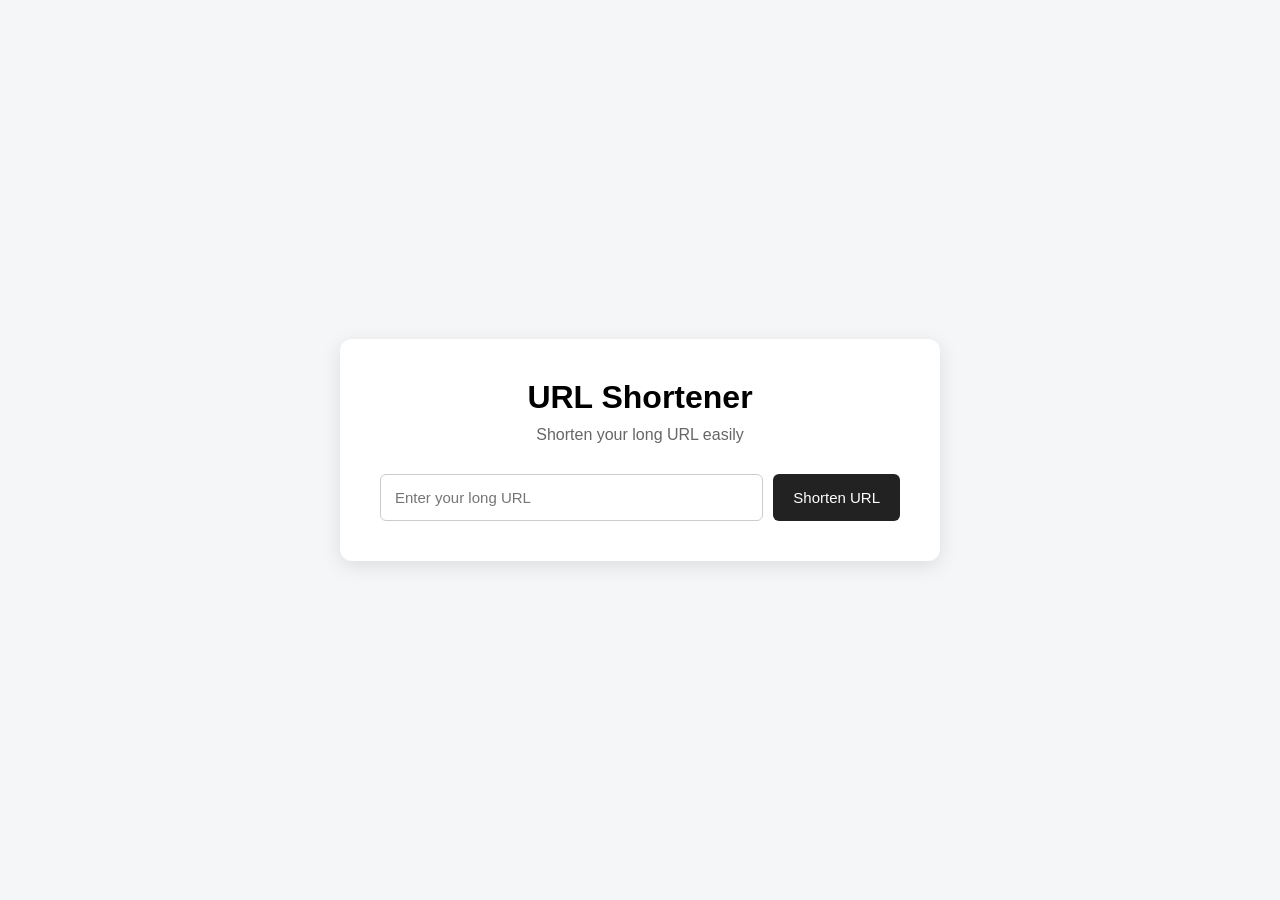
<file: url-shortner-api-2/Frontend/index.html>
<!DOCTYPE html>
<html lang="en">

<head>
  <meta charset="UTF-8">
  <meta name="viewport" content="width=device-width, initial-scale=1.0">

  <title>URL Shortener</title>

  <link rel="stylesheet" href="style.css">
</head>

<body>

<div class="container">

  <h1>URL Shortener</h1>

  <p>Shorten your long URL easily</p>

  <div class="url-box">

    <input
      type="url"
      id="longUrl"
      placeholder="Enter your long URL"
      required
    >

    <button id="shortenBtn">
      Shorten URL
    </button>

  </div>

  <div id="result" class="result">

    <p>Your Short URL:</p>

    <a
      id="shortUrl"
      href="#"
      target="_blank"
    ></a>

    <button id="copyBtn">
      Copy
    </button>

  </div>

</div>

<script src="app.js"></script>

</body>

</html>
</file>
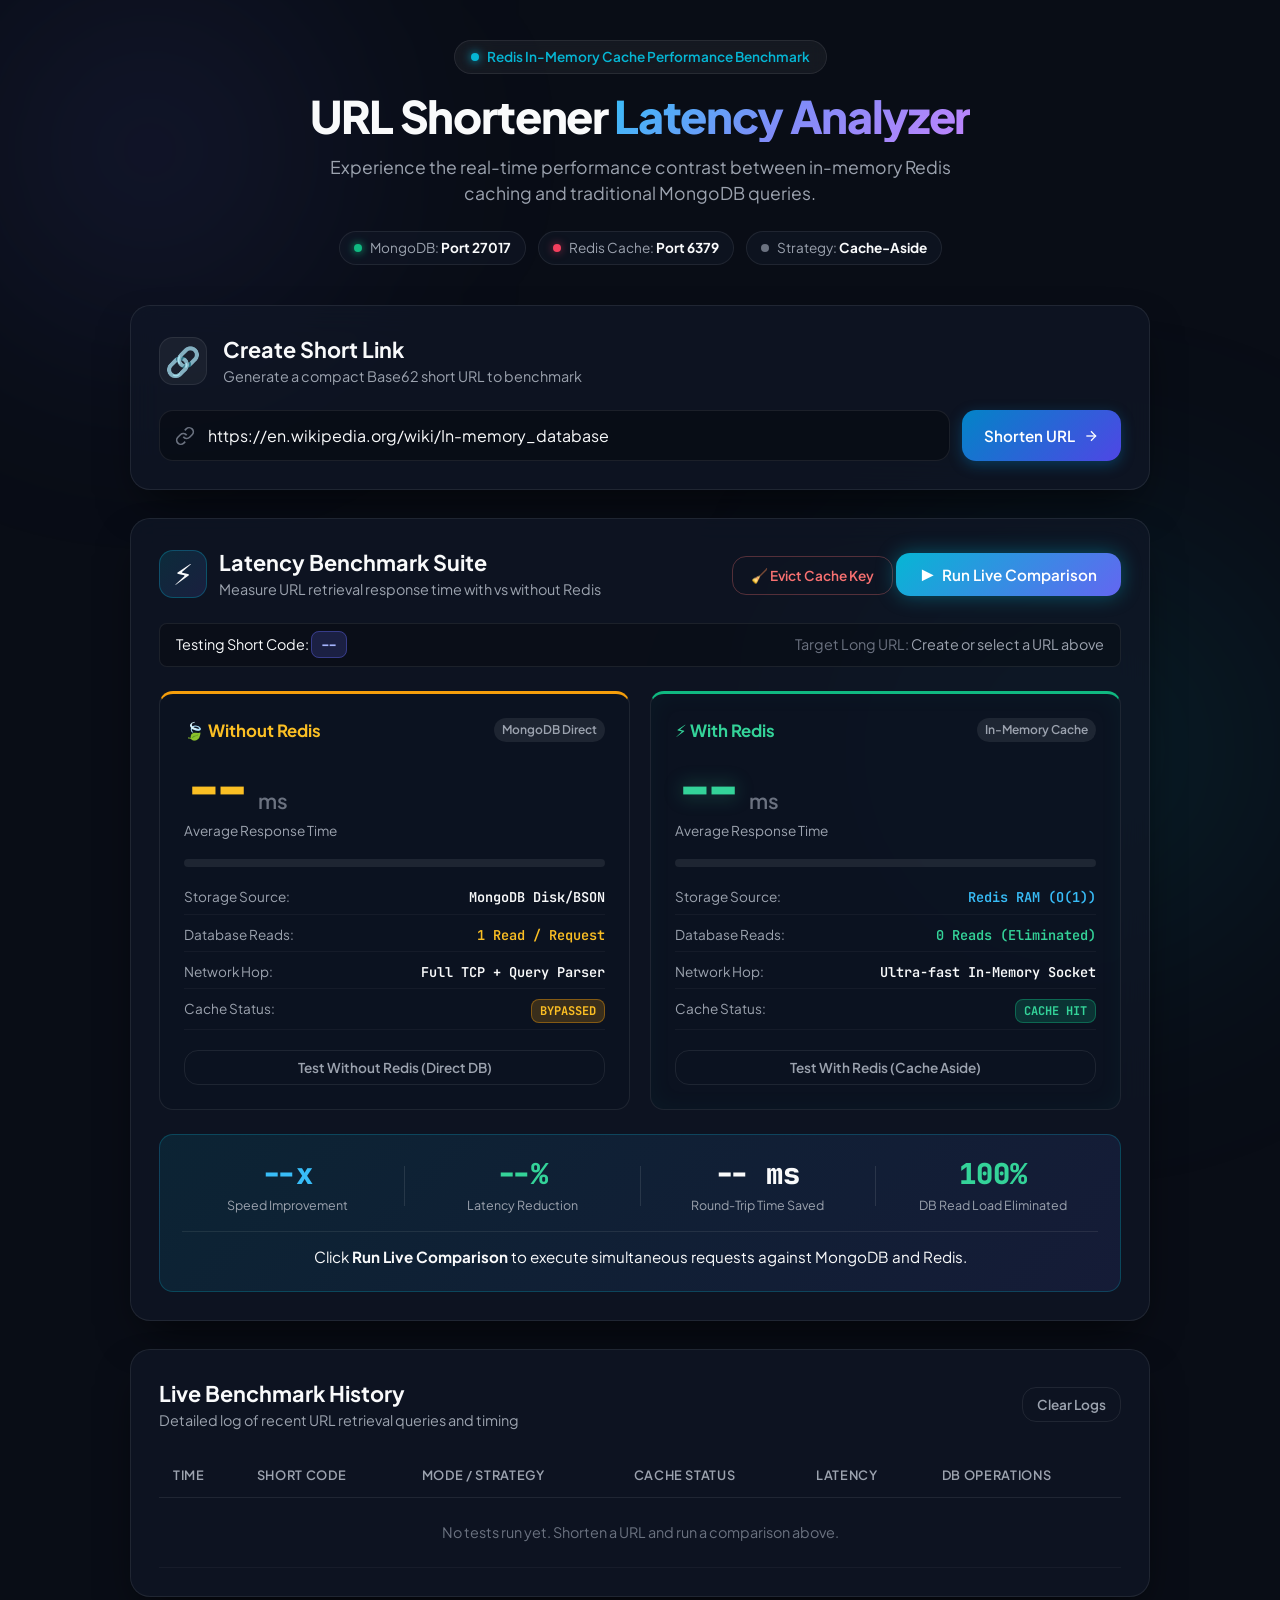
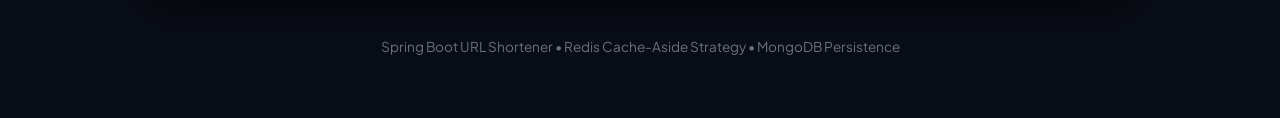
<file: url-shortener-api-redis/src/main/resources/static/index.html>
<!DOCTYPE html>
<html lang="en">
<head>
    <meta charset="UTF-8">
    <meta name="viewport" content="width=device-width, initial-scale=1.0">
    <title>URL Shortener • Redis Cache Latency Benchmark</title>
    <meta name="description" content="High performance URL Shortener with real-time Redis Cache vs MongoDB latency comparison.">
    
    <!-- Google Fonts -->
    <link rel="preconnect" href="https://fonts.googleapis.com">
    <link rel="preconnect" href="https://fonts.gstatic.com" crossorigin>
    <link href="https://fonts.googleapis.com/css2?family=JetBrains+Mono:wght@400;600;700&family=Plus+Jakarta+Sans:wght@400;500;600;700;800&display=swap" rel="stylesheet">
    
    <link rel="stylesheet" href="style.css">
</head>
<body>

<div class="ambient-glow glow-1"></div>
<div class="ambient-glow glow-2"></div>

<div class="app-layout">
    
    <!-- Header -->
    <header class="header">
        <div class="header-badge">
            <span class="pulse-dot"></span>
            Redis In-Memory Cache Performance Benchmark
        </div>
        <h1 class="title">
            <span>URL Shortener</span>
            <span class="gradient-text">Latency Analyzer</span>
        </h1>
        <p class="subtitle">
            Experience the real-time performance contrast between in-memory Redis caching and traditional MongoDB queries.
        </p>

        <!-- System Architecture Pill Status -->
        <div class="status-bar">
            <div class="status-pill">
                <span class="status-indicator online"></span>
                <span>MongoDB: <strong class="pill-highlight">Port 27017</strong></span>
            </div>
            <div class="status-pill">
                <span class="status-indicator online-redis"></span>
                <span>Redis Cache: <strong class="pill-highlight">Port 6379</strong></span>
            </div>
            <div class="status-pill">
                <span class="status-indicator"></span>
                <span>Strategy: <strong class="pill-highlight">Cache-Aside</strong></span>
            </div>
        </div>
    </header>

    <!-- Main Container -->
    <main class="main-content">

        <!-- Card 1: URL Creation -->
        <section class="card glass-panel" id="createSection">
            <div class="card-header">
                <div class="card-icon">🔗</div>
                <div>
                    <h2>Create Short Link</h2>
                    <p class="card-desc">Generate a compact Base62 short URL to benchmark</p>
                </div>
            </div>

            <div class="input-group">
                <div class="input-wrapper">
                    <svg class="input-icon" viewBox="0 0 24 24" fill="none" stroke="currentColor" stroke-width="2">
                        <path d="M10 13a5 5 0 0 0 7.54.54l3-3a5 5 0 0 0-7.07-7.07l-1.72 1.71"/>
                        <path d="M14 11a5 5 0 0 0-7.54-.54l-3 3a5 5 0 0 0 7.07 7.07l1.71-1.71"/>
                    </svg>
                    <input 
                        type="url" 
                        id="urlInput" 
                        placeholder="Enter long URL (e.g., https://github.com/parthmandore/url-shortener-api)" 
                        value="https://en.wikipedia.org/wiki/In-memory_database"
                        autocomplete="off"
                    >
                </div>
                <button id="shortenBtn" class="btn btn-primary">
                    <span>Shorten URL</span>
                    <svg class="btn-arrow" viewBox="0 0 24 24" fill="none" stroke="currentColor" stroke-width="2">
                        <line x1="5" y1="12" x2="19" y2="12"></line>
                        <polyline points="12 5 19 12 12 19"></polyline>
                    </svg>
                </button>
            </div>

            <!-- Result Box -->
            <div id="resultBox" class="result-box hidden">
                <div class="result-details">
                    <div class="result-label">Generated Short URL:</div>
                    <div class="result-link-row">
                        <input type="text" id="shortUrlDisplay" readonly>
                        <button id="copyBtn" class="btn btn-secondary" title="Copy to clipboard">
                            <span id="copyText">Copy</span>
                        </button>
                        <a id="visitBtn" href="#" target="_blank" class="btn btn-secondary" title="Open redirect in new tab">
                            Visit ↗
                        </a>
                        <button id="quickBenchmarkBtn" class="btn btn-accent">
                            ⚡ Benchmark This URL
                        </button>
                    </div>
                </div>
            </div>
        </section>

        <!-- Card 2: Interactive Latency Benchmark -->
        <section class="card glass-panel" id="benchmarkSection">
            <div class="card-header flex-between">
                <div class="flex-row gap-3">
                    <div class="card-icon icon-speed">⚡</div>
                    <div>
                        <h2>Latency Benchmark Suite</h2>
                        <p class="card-desc">Measure URL retrieval response time with vs without Redis</p>
                    </div>
                </div>

                <div class="action-btn-group">
                    <button id="evictCacheBtn" class="btn btn-outline-danger" title="Simulate cache-miss by purging shortCode from Redis">
                        🧹 Evict Cache Key
                    </button>
                    <button id="runBenchmarkBtn" class="btn btn-glow">
                        <span id="runBenchmarkIcon">▶</span>
                        <span id="runBenchmarkText">Run Live Comparison</span>
                    </button>
                </div>
            </div>

            <!-- Current Target Code Info -->
            <div class="target-bar">
                <span>Testing Short Code: <code id="activeShortCode" class="code-badge">--</code></span>
                <span class="text-muted">Target Long URL: <span id="activeLongUrl" class="text-truncate">Create or select a URL above</span></span>
            </div>

            <!-- Side-by-Side Comparison Grid -->
            <div class="benchmark-grid">
                
                <!-- Box A: Without Redis -->
                <div class="metric-card metric-db" id="dbMetricCard">
                    <div class="metric-badge badge-db">
                        <span>🍃 Without Redis</span>
                        <span class="sub-badge">MongoDB Direct</span>
                    </div>

                    <div class="metric-body">
                        <div class="metric-number-wrapper">
                            <span class="metric-number" id="noRedisLatency">--</span>
                            <span class="metric-unit">ms</span>
                        </div>
                        <div class="metric-label">Average Response Time</div>

                        <div class="progress-track">
                            <div class="progress-fill fill-db" id="noRedisBar" style="width: 0%;"></div>
                        </div>

                        <ul class="spec-list">
                            <li>
                                <span class="spec-key">Storage Source:</span>
                                <span class="spec-val">MongoDB Disk/BSON</span>
                            </li>
                            <li>
                                <span class="spec-key">Database Reads:</span>
                                <span class="spec-val text-warning">1 Read / Request</span>
                            </li>
                            <li>
                                <span class="spec-key">Network Hop:</span>
                                <span class="spec-val">Full TCP + Query Parser</span>
                            </li>
                            <li>
                                <span class="spec-key">Cache Status:</span>
                                <span class="spec-val status-tag tag-bypass">BYPASSED</span>
                            </li>
                        </ul>
                    </div>

                    <button id="testDbOnlyBtn" class="btn btn-sm btn-ghost">
                        Test Without Redis (Direct DB)
                    </button>
                </div>

                <!-- Box B: With Redis -->
                <div class="metric-card metric-redis" id="redisMetricCard">
                    <div class="metric-badge badge-redis">
                        <span>⚡ With Redis</span>
                        <span class="sub-badge">In-Memory Cache</span>
                    </div>

                    <div class="metric-body">
                        <div class="metric-number-wrapper">
                            <span class="metric-number" id="redisLatency">--</span>
                            <span class="metric-unit">ms</span>
                        </div>
                        <div class="metric-label">Average Response Time</div>

                        <div class="progress-track">
                            <div class="progress-fill fill-redis" id="redisBar" style="width: 0%;"></div>
                        </div>

                        <ul class="spec-list">
                            <li>
                                <span class="spec-key">Storage Source:</span>
                                <span class="spec-val text-accent">Redis RAM (O(1))</span>
                            </li>
                            <li>
                                <span class="spec-key">Database Reads:</span>
                                <span class="spec-val text-success">0 Reads (Eliminated)</span>
                            </li>
                            <li>
                                <span class="spec-key">Network Hop:</span>
                                <span class="spec-val">Ultra-fast In-Memory Socket</span>
                            </li>
                            <li>
                                <span class="spec-key">Cache Status:</span>
                                <span class="spec-val status-tag tag-hit" id="redisStatusTag">CACHE HIT</span>
                            </li>
                        </ul>
                    </div>

                    <button id="testRedisOnlyBtn" class="btn btn-sm btn-ghost">
                        Test With Redis (Cache Aside)
                    </button>
                </div>

            </div>

            <!-- Comparison Insights Banner -->
            <div class="insight-banner" id="insightBanner">
                <div class="insight-stats">
                    <div class="insight-item">
                        <div class="insight-value text-accent" id="speedupValue">--x</div>
                        <div class="insight-title">Speed Improvement</div>
                    </div>
                    <div class="insight-divider"></div>
                    <div class="insight-item">
                        <div class="insight-value text-success" id="reductionValue">--%</div>
                        <div class="insight-title">Latency Reduction</div>
                    </div>
                    <div class="insight-divider"></div>
                    <div class="insight-item">
                        <div class="insight-value" id="savedMsValue">-- ms</div>
                        <div class="insight-title">Round-Trip Time Saved</div>
                    </div>
                    <div class="insight-divider"></div>
                    <div class="insight-item">
                        <div class="insight-value text-success">100%</div>
                        <div class="insight-title">DB Read Load Eliminated</div>
                    </div>
                </div>

                <div class="insight-text" id="insightSummary">
                    Click <strong>Run Live Comparison</strong> to execute simultaneous requests against MongoDB and Redis.
                </div>
            </div>

        </section>

        <!-- Card 3: Execution Log & Benchmark History -->
        <section class="card glass-panel" id="historySection">
            <div class="card-header flex-between">
                <div>
                    <h2>Live Benchmark History</h2>
                    <p class="card-desc">Detailed log of recent URL retrieval queries and timing</p>
                </div>
                <button id="clearLogsBtn" class="btn btn-sm btn-ghost">
                    Clear Logs
                </button>
            </div>

            <div class="table-container">
                <table class="benchmark-table">
                    <thead>
                        <tr>
                            <th>Time</th>
                            <th>Short Code</th>
                            <th>Mode / Strategy</th>
                            <th>Cache Status</th>
                            <th>Latency</th>
                            <th>DB Operations</th>
                        </tr>
                    </thead>
                    <tbody id="logsTableBody">
                        <tr class="empty-row">
                            <td colspan="6">No tests run yet. Shorten a URL and run a comparison above.</td>
                        </tr>
                    </tbody>
                </table>
            </div>
        </section>

    </main>

    <!-- Footer -->
    <footer class="footer">
        <p>Spring Boot URL Shortener • Redis Cache-Aside Strategy • MongoDB Persistence</p>
    </footer>

</div>

<!-- Toast notification container -->
<div id="toast" class="toast hidden"></div>

<script src="script.js"></script>
</body>
</html>
</file>
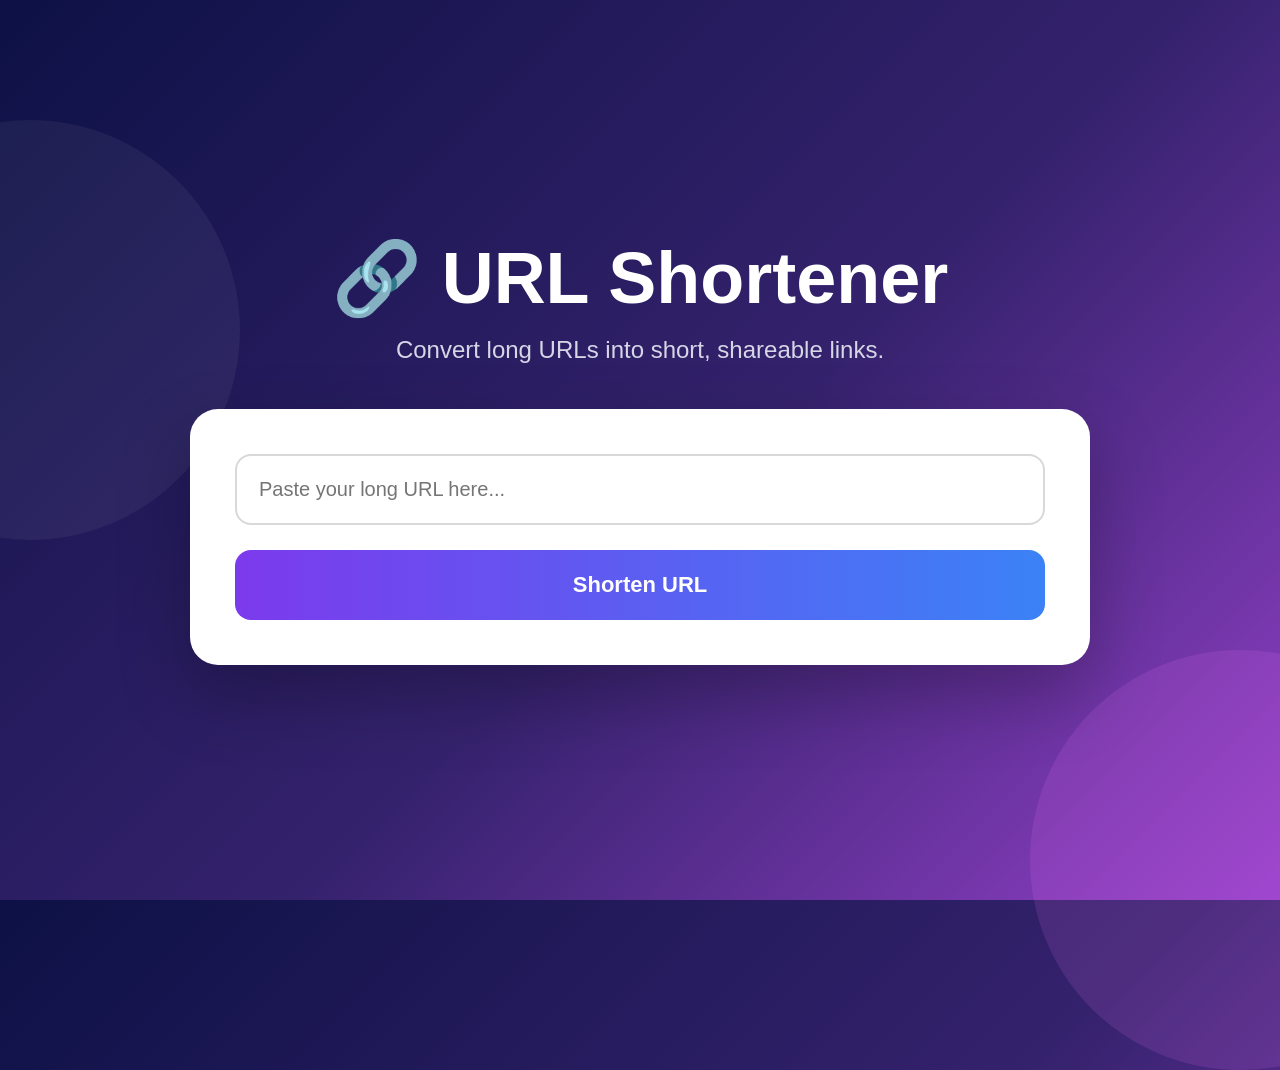
<file: url-shortener-api/src/main/resources/static/index.html>
<!DOCTYPE html>
<html lang="en">
<head>
    <meta charset="UTF-8">
    <meta name="viewport" content="width=device-width, initial-scale=1.0">
    <title>URL Shortener</title>

    <link rel="stylesheet" href="style.css">
</head>

<body>

<div class="container">

    <h1>🔗 URL Shortener</h1>

    <p class="subtitle">
        Convert long URLs into short, shareable links.
    </p>

    <div class="card">

        <input
                type="text"
                id="urlInput"
                placeholder="Paste your long URL here..."
        >

        <button id="shortenBtn">
            Shorten URL
        </button>

        <div id="result" class="hidden">

            <h3>Your Short URL</h3>

            <input
                    type="text"
                    id="shortUrl"
                    readonly
            >

            <button id="copyBtn">
                Copy
            </button>

        </div>

    </div>

</div>

<script src="script.js"></script>

</body>
</html>
</file>
<file: url-shortner-api-2/Frontend/style.css>
* {
  margin: 0;
  padding: 0;
  box-sizing: border-box;
}

body {
  font-family: Arial, sans-serif;
  min-height: 100vh;

  display: flex;
  justify-content: center;
  align-items: center;

  background: #f4f6f8;
}

.container {
  width: 90%;
  max-width: 600px;

  background: white;
  padding: 40px;

  border-radius: 12px;

  text-align: center;

  box-shadow: 0 5px 20px rgba(0, 0, 0, 0.1);
}

h1 {
  font-size: 32px;
  margin-bottom: 10px;
}

.container > p {
  color: #666;
  margin-bottom: 30px;
}

.url-box {
  display: flex;
  gap: 10px;
}

.url-box input {
  flex: 1;

  padding: 14px;

  border: 1px solid #ccc;
  border-radius: 6px;

  font-size: 15px;
}

.url-box input:focus {
  outline: none;
  border-color: #333;
}

.url-box button,
#copyBtn {
  padding: 14px 20px;

  border: none;
  border-radius: 6px;

  cursor: pointer;

  font-size: 15px;
}

.url-box button {
  background: #222;
  color: white;
}

.url-box button:hover {
  background: #444;
}

.result {
  margin-top: 30px;
  padding: 20px;

  background: #f8f8f8;

  border-radius: 8px;

  display: none;
}

.result p {
  margin-bottom: 10px;
  color: #555;
}

#shortUrl {
  display: block;

  margin-bottom: 15px;

  font-weight: bold;
  text-decoration: none;
}

#copyBtn {
  background: #ddd;
}

#copyBtn:hover {
  background: #ccc;
}

@media (max-width: 600px) {

  .container {
    padding: 25px;
  }

  .url-box {
    flex-direction: column;
  }

  .url-box button {
    width: 100%;
  }
}
</file>
<file: url-shortener-api-redis/src/main/resources/static/style.css>
:root {
    --bg-base: #090d16;
    --bg-surface: rgba(17, 24, 39, 0.7);
    --bg-surface-hover: rgba(31, 41, 55, 0.8);
    --border-subtle: rgba(255, 255, 255, 0.08);
    --border-focus: rgba(99, 102, 241, 0.5);
    
    --text-primary: #f9fafb;
    --text-secondary: #9ca3af;
    --text-muted: #6b7280;
    
    --accent-cyan: #06b6d4;
    --accent-cyan-glow: rgba(6, 182, 212, 0.35);
    --accent-indigo: #6366f1;
    --accent-purple: #a855f7;
    
    --color-redis: #ef4444;
    --color-redis-glow: rgba(239, 68, 68, 0.3);
    --color-mongo: #10b981;
    --color-mongo-glow: rgba(16, 185, 129, 0.3);
    --color-warning: #f59e0b;
    --color-success: #10b981;
    
    --radius-sm: 8px;
    --radius-md: 14px;
    --radius-lg: 20px;
    --radius-full: 9999px;
    
    --font-sans: 'Plus Jakarta Sans', system-ui, -apple-system, sans-serif;
    --font-mono: 'JetBrains Mono', monospace;
    
    --shadow-card: 0 20px 45px -15px rgba(0, 0, 0, 0.7);
    --shadow-glow: 0 0 25px -5px var(--accent-cyan-glow);
}

* {
    margin: 0;
    padding: 0;
    box-sizing: border-box;
}

body {
    background-color: var(--bg-base);
    color: var(--text-primary);
    font-family: var(--font-sans);
    line-height: 1.5;
    min-height: 100vh;
    overflow-x: hidden;
    position: relative;
    padding: 40px 20px 60px;
}

/* Background Ambient Lighting */
.ambient-glow {
    position: fixed;
    border-radius: 50%;
    filter: blur(120px);
    pointer-events: none;
    z-index: 0;
}

.glow-1 {
    width: 500px;
    height: 500px;
    background: radial-gradient(circle, rgba(99, 102, 241, 0.18), transparent 70%);
    top: -100px;
    left: -100px;
}

.glow-2 {
    width: 600px;
    height: 600px;
    background: radial-gradient(circle, rgba(6, 182, 212, 0.15), transparent 70%);
    bottom: -150px;
    right: -100px;
}

/* Layout */
.app-layout {
    max-width: 1020px;
    margin: 0 auto;
    position: relative;
    z-index: 1;
}

/* Header */
.header {
    text-align: center;
    margin-bottom: 40px;
}

.header-badge {
    display: inline-flex;
    align-items: center;
    gap: 8px;
    padding: 6px 16px;
    background: rgba(255, 255, 255, 0.05);
    border: 1px solid var(--border-subtle);
    border-radius: var(--radius-full);
    font-size: 0.85rem;
    font-weight: 600;
    color: var(--accent-cyan);
    margin-bottom: 16px;
    backdrop-filter: blur(8px);
}

.pulse-dot {
    width: 8px;
    height: 8px;
    background-color: var(--accent-cyan);
    border-radius: 50%;
    box-shadow: 0 0 10px var(--accent-cyan);
    animation: pulseDot 2s infinite ease-in-out;
}

@keyframes pulseDot {
    0%, 100% { opacity: 1; transform: scale(1); }
    50% { opacity: 0.4; transform: scale(0.8); }
}

.title {
    font-size: 2.8rem;
    font-weight: 800;
    letter-spacing: -0.03em;
    margin-bottom: 12px;
    line-height: 1.15;
}

.gradient-text {
    background: linear-gradient(135deg, #38bdf8 0%, #818cf8 50%, #c084fc 100%);
    -webkit-background-clip: text;
    background-clip: text;
    -webkit-text-fill-color: transparent;
    display: inline-block;
}

.subtitle {
    color: var(--text-secondary);
    font-size: 1.1rem;
    max-width: 650px;
    margin: 0 auto 24px;
}

/* Status Bar */
.status-bar {
    display: flex;
    justify-content: center;
    flex-wrap: wrap;
    gap: 12px;
}

.status-pill {
    display: flex;
    align-items: center;
    gap: 8px;
    padding: 6px 14px;
    background: rgba(17, 24, 39, 0.6);
    border: 1px solid var(--border-subtle);
    border-radius: var(--radius-full);
    font-size: 0.85rem;
    color: var(--text-secondary);
}

.pill-highlight {
    color: var(--text-primary);
}

.status-indicator {
    width: 8px;
    height: 8px;
    border-radius: 50%;
    background: var(--text-muted);
}

.status-indicator.online {
    background: var(--color-mongo);
    box-shadow: 0 0 8px var(--color-mongo);
}

.status-indicator.online-redis {
    background: #f43f5e;
    box-shadow: 0 0 8px rgba(244, 63, 94, 0.6);
}

/* Cards & Glassmorphism */
.main-content {
    display: flex;
    flex-direction: column;
    gap: 28px;
}

.glass-panel {
    background: var(--bg-surface);
    backdrop-filter: blur(16px);
    -webkit-backdrop-filter: blur(16px);
    border: 1px solid var(--border-subtle);
    border-radius: var(--radius-lg);
    padding: 28px;
    box-shadow: var(--shadow-card);
    transition: transform 0.2s ease, border-color 0.2s ease;
}

.glass-panel:hover {
    border-color: rgba(255, 255, 255, 0.14);
}

.card-header {
    display: flex;
    align-items: center;
    gap: 16px;
    margin-bottom: 22px;
}

.flex-between {
    display: flex;
    justify-content: space-between;
    align-items: center;
}

.flex-row {
    display: flex;
    align-items: center;
}

.gap-3 {
    gap: 12px;
}

.card-icon {
    font-size: 1.8rem;
    width: 48px;
    height: 48px;
    border-radius: var(--radius-md);
    background: rgba(255, 255, 255, 0.05);
    border: 1px solid var(--border-subtle);
    display: flex;
    align-items: center;
    justify-content: center;
}

.icon-speed {
    background: linear-gradient(135deg, rgba(6, 182, 212, 0.15), rgba(99, 102, 241, 0.15));
    border-color: rgba(6, 182, 212, 0.3);
}

h2 {
    font-size: 1.35rem;
    font-weight: 700;
    color: var(--text-primary);
}

.card-desc {
    font-size: 0.9rem;
    color: var(--text-secondary);
}

/* Inputs & Buttons */
.input-group {
    display: flex;
    gap: 12px;
}

.input-wrapper {
    position: relative;
    flex: 1;
}

.input-icon {
    position: absolute;
    left: 16px;
    top: 50%;
    transform: translateY(-50%);
    width: 20px;
    height: 20px;
    color: var(--text-muted);
}

input[type="url"],
input[type="text"] {
    width: 100%;
    padding: 14px 16px 14px 48px;
    background: rgba(0, 0, 0, 0.3);
    border: 1px solid var(--border-subtle);
    border-radius: var(--radius-md);
    color: var(--text-primary);
    font-size: 1rem;
    outline: none;
    transition: all 0.2s ease;
    font-family: var(--font-sans);
}

input[type="url"]:focus,
input[type="text"]:focus {
    border-color: var(--accent-cyan);
    box-shadow: 0 0 0 3px rgba(6, 182, 212, 0.2);
    background: rgba(0, 0, 0, 0.5);
}

.btn {
    display: inline-flex;
    align-items: center;
    justify-content: center;
    gap: 8px;
    padding: 14px 22px;
    border-radius: var(--radius-md);
    font-size: 0.95rem;
    font-weight: 600;
    cursor: pointer;
    border: none;
    transition: all 0.2s ease;
    font-family: var(--font-sans);
    text-decoration: none;
    white-space: nowrap;
}

.btn-primary {
    background: linear-gradient(135deg, #0284c7 0%, #4f46e5 100%);
    color: #fff;
    box-shadow: 0 4px 14px rgba(2, 132, 199, 0.35);
}

.btn-primary:hover {
    transform: translateY(-2px);
    box-shadow: 0 6px 20px rgba(2, 132, 199, 0.5);
}

.btn-secondary {
    background: rgba(255, 255, 255, 0.08);
    color: var(--text-primary);
    border: 1px solid var(--border-subtle);
}

.btn-secondary:hover {
    background: rgba(255, 255, 255, 0.15);
}

.btn-accent {
    background: linear-gradient(135deg, #059669 0%, #0284c7 100%);
    color: #fff;
    box-shadow: 0 4px 14px rgba(5, 150, 105, 0.3);
}

.btn-accent:hover {
    transform: translateY(-2px);
    box-shadow: 0 6px 18px rgba(5, 150, 105, 0.45);
}

.btn-glow {
    background: linear-gradient(135deg, #06b6d4 0%, #6366f1 100%);
    color: #fff;
    padding: 12px 24px;
    box-shadow: 0 0 20px rgba(6, 182, 212, 0.4);
}

.btn-glow:hover {
    transform: translateY(-2px);
    box-shadow: 0 0 30px rgba(6, 182, 212, 0.6);
}

.btn-outline-danger {
    background: transparent;
    color: #f87171;
    border: 1px solid rgba(248, 113, 113, 0.3);
    padding: 10px 18px;
    font-size: 0.85rem;
}

.btn-outline-danger:hover {
    background: rgba(248, 113, 113, 0.1);
    border-color: #f87171;
}

.btn-ghost {
    background: transparent;
    color: var(--text-secondary);
    border: 1px solid var(--border-subtle);
    padding: 8px 14px;
    font-size: 0.85rem;
}

.btn-ghost:hover {
    color: var(--text-primary);
    background: rgba(255, 255, 255, 0.05);
}

.btn-sm {
    padding: 8px 14px;
    font-size: 0.85rem;
}

.btn-arrow {
    width: 16px;
    height: 16px;
    transition: transform 0.2s ease;
}

.btn-primary:hover .btn-arrow {
    transform: translateX(4px);
}

/* Result Box */
.result-box {
    margin-top: 20px;
    padding: 18px;
    background: rgba(0, 0, 0, 0.35);
    border: 1px solid rgba(6, 182, 212, 0.3);
    border-radius: var(--radius-md);
    animation: fadeIn 0.3s ease;
}

.result-label {
    font-size: 0.85rem;
    font-weight: 600;
    color: var(--accent-cyan);
    margin-bottom: 8px;
    text-transform: uppercase;
    letter-spacing: 0.05em;
}

.result-link-row {
    display: flex;
    gap: 10px;
    flex-wrap: wrap;
}

.result-link-row input {
    flex: 1;
    min-width: 250px;
    padding: 10px 14px;
    font-family: var(--font-mono);
    color: #38bdf8;
    background: rgba(0, 0, 0, 0.4);
}

/* Target Bar */
.target-bar {
    display: flex;
    align-items: center;
    justify-content: space-between;
    gap: 12px;
    padding: 10px 16px;
    background: rgba(0, 0, 0, 0.25);
    border: 1px solid var(--border-subtle);
    border-radius: var(--radius-sm);
    margin-bottom: 24px;
    font-size: 0.9rem;
}

.code-badge {
    font-family: var(--font-mono);
    font-weight: 700;
    padding: 3px 8px;
    background: rgba(99, 102, 241, 0.2);
    border: 1px solid rgba(99, 102, 241, 0.4);
    border-radius: var(--radius-sm);
    color: #a5b4fc;
}

.text-muted {
    color: var(--text-muted);
}

.text-truncate {
    max-width: 400px;
    display: inline-block;
    overflow: hidden;
    text-overflow: ellipsis;
    white-space: nowrap;
    vertical-align: bottom;
    color: var(--text-secondary);
}

/* Benchmark Grid (Side by Side) */
.benchmark-grid {
    display: grid;
    grid-template-columns: 1fr 1fr;
    gap: 20px;
    margin-bottom: 24px;
}

@media (max-width: 768px) {
    .benchmark-grid {
        grid-template-columns: 1fr;
    }
}

.metric-card {
    background: rgba(13, 19, 33, 0.65);
    border: 1px solid var(--border-subtle);
    border-radius: var(--radius-md);
    padding: 24px;
    position: relative;
    overflow: hidden;
    display: flex;
    flex-direction: column;
    justify-content: space-between;
}

.metric-db {
    border-top: 3px solid #f59e0b;
}

.metric-redis {
    border-top: 3px solid #10b981;
    box-shadow: inset 0 0 25px rgba(16, 185, 129, 0.05);
}

.metric-badge {
    display: flex;
    justify-content: space-between;
    align-items: center;
    margin-bottom: 18px;
    font-weight: 700;
    font-size: 1.05rem;
}

.badge-db {
    color: #fbbf24;
}

.badge-redis {
    color: #34d399;
}

.sub-badge {
    font-size: 0.75rem;
    padding: 3px 8px;
    border-radius: var(--radius-full);
    background: rgba(255, 255, 255, 0.08);
    font-weight: 600;
    color: var(--text-secondary);
}

.metric-number-wrapper {
    display: flex;
    align-items: baseline;
    gap: 6px;
    margin-bottom: 4px;
}

.metric-number {
    font-family: var(--font-mono);
    font-size: 3.5rem;
    font-weight: 800;
    line-height: 1;
}

.metric-db .metric-number {
    color: #fbbf24;
}

.metric-redis .metric-number {
    color: #34d399;
    text-shadow: 0 0 20px rgba(52, 211, 153, 0.4);
}

.metric-unit {
    font-size: 1.3rem;
    font-weight: 600;
    color: var(--text-muted);
}

.metric-label {
    font-size: 0.85rem;
    color: var(--text-secondary);
    margin-bottom: 18px;
}

/* Progress track */
.progress-track {
    width: 100%;
    height: 8px;
    background: rgba(255, 255, 255, 0.08);
    border-radius: var(--radius-full);
    overflow: hidden;
    margin-bottom: 20px;
}

.progress-fill {
    height: 100%;
    border-radius: var(--radius-full);
    transition: width 0.6s cubic-bezier(0.16, 1, 0.3, 1);
}

.fill-db {
    background: linear-gradient(90deg, #f59e0b, #ef4444);
}

.fill-redis {
    background: linear-gradient(90deg, #10b981, #06b6d4);
}

/* Spec list */
.spec-list {
    list-style: none;
    margin-bottom: 20px;
    display: flex;
    flex-direction: column;
    gap: 10px;
}

.spec-list li {
    display: flex;
    justify-content: space-between;
    font-size: 0.85rem;
    padding-bottom: 6px;
    border-bottom: 1px solid rgba(255, 255, 255, 0.04);
}

.spec-key {
    color: var(--text-secondary);
}

.spec-val {
    font-weight: 600;
    font-family: var(--font-mono);
}

.status-tag {
    padding: 2px 8px;
    border-radius: var(--radius-sm);
    font-size: 0.75rem;
    font-weight: 700;
}

.tag-bypass {
    background: rgba(245, 158, 11, 0.2);
    color: #fbbf24;
    border: 1px solid rgba(245, 158, 11, 0.4);
}

.tag-hit {
    background: rgba(16, 185, 129, 0.2);
    color: #34d399;
    border: 1px solid rgba(16, 185, 129, 0.4);
}

.tag-miss {
    background: rgba(239, 68, 68, 0.2);
    color: #f87171;
    border: 1px solid rgba(239, 68, 68, 0.4);
}

.text-warning { color: #fbbf24; }
.text-success { color: #34d399; }
.text-accent { color: #38bdf8; }

/* Insight Banner */
.insight-banner {
    background: linear-gradient(135deg, rgba(6, 182, 212, 0.1), rgba(99, 102, 241, 0.1));
    border: 1px solid rgba(6, 182, 212, 0.25);
    border-radius: var(--radius-md);
    padding: 22px;
}

.insight-stats {
    display: grid;
    grid-template-columns: 1fr auto 1fr auto 1fr auto 1fr;
    align-items: center;
    gap: 12px;
    margin-bottom: 16px;
}

@media (max-width: 768px) {
    .insight-stats {
        grid-template-columns: 1fr 1fr;
        gap: 16px;
    }
    .insight-divider {
        display: none;
    }
}

.insight-divider {
    width: 1px;
    height: 40px;
    background: rgba(255, 255, 255, 0.1);
}

.insight-item {
    text-align: center;
}

.insight-value {
    font-family: var(--font-mono);
    font-size: 1.8rem;
    font-weight: 800;
    line-height: 1.2;
}

.insight-title {
    font-size: 0.78rem;
    color: var(--text-secondary);
    margin-top: 4px;
}

.insight-text {
    text-align: center;
    font-size: 0.95rem;
    color: var(--text-primary);
    padding-top: 14px;
    border-top: 1px solid rgba(255, 255, 255, 0.08);
}

/* History Table */
.table-container {
    overflow-x: auto;
}

.benchmark-table {
    width: 100%;
    border-collapse: collapse;
    font-size: 0.9rem;
    text-align: left;
}

.benchmark-table th {
    padding: 12px 14px;
    color: var(--text-secondary);
    font-size: 0.8rem;
    text-transform: uppercase;
    letter-spacing: 0.05em;
    border-bottom: 1px solid var(--border-subtle);
    font-weight: 600;
}

.benchmark-table td {
    padding: 14px;
    border-bottom: 1px solid rgba(255, 255, 255, 0.04);
}

.benchmark-table tr:hover {
    background: rgba(255, 255, 255, 0.02);
}

.empty-row td {
    text-align: center;
    color: var(--text-muted);
    padding: 24px;
}

/* Footer */
.footer {
    text-align: center;
    margin-top: 40px;
    font-size: 0.85rem;
    color: var(--text-muted);
}

/* Toast */
.toast {
    position: fixed;
    bottom: 24px;
    right: 24px;
    padding: 14px 22px;
    background: rgba(17, 24, 39, 0.95);
    border: 1px solid var(--accent-cyan);
    border-radius: var(--radius-md);
    color: var(--text-primary);
    font-size: 0.9rem;
    font-weight: 600;
    box-shadow: 0 10px 30px rgba(0, 0, 0, 0.8);
    backdrop-filter: blur(12px);
    z-index: 1000;
    animation: slideUp 0.3s ease;
}

/* Helper Utilities */
.hidden {
    display: none !important;
}

@keyframes fadeIn {
    from { opacity: 0; transform: translateY(-6px); }
    to { opacity: 1; transform: translateY(0); }
}

@keyframes slideUp {
    from { opacity: 0; transform: translateY(20px); }
    to { opacity: 1; transform: translateY(0); }
}
</file>
<file: url-shortener-api/src/main/resources/static/style.css>
*{
    margin:0;
    padding:0;
    box-sizing:border-box;
    font-family:'Poppins',sans-serif;
}

body{
    min-height:100vh;
    display:flex;
    justify-content:center;
    align-items:center;
    overflow:hidden;
    background:linear-gradient(135deg,#0d1145 0%,#35226d 55%,#9340c8 100%);
    position:relative;
}

/* Background circles */

body::before{
    content:"";
    position:absolute;
    width:420px;
    height:420px;
    border-radius:50%;
    background:rgba(255,255,255,.05);
    left:-180px;
    top:120px;
}

body::after{
    content:"";
    position:absolute;
    width:420px;
    height:420px;
    border-radius:50%;
    background:rgba(255,120,255,.12);
    right:-170px;
    bottom:-170px;
}

.container{
    width:100%;
    max-width:900px;
    text-align:center;
    position:relative;
    z-index:2;
}

.logo{
    width:90px;
    height:90px;
    margin:auto;
    margin-bottom:20px;
    border-radius:50%;
    background:linear-gradient(135deg,#8b5cf6,#a855f7);
    display:flex;
    justify-content:center;
    align-items:center;
    color:white;
    font-size:40px;
    box-shadow:0 15px 40px rgba(0,0,0,.3);
}

h1{

    color:white;
    font-size:72px;
    font-weight:700;
    margin-bottom:15px;
}

.subtitle{

    color:#d6d6e7;
    font-size:24px;
    margin-bottom:45px;
}

.card{

    background:white;
    border-radius:28px;
    padding:45px;
    box-shadow:0 30px 70px rgba(0,0,0,.25);
}

input{

    width:100%;
    padding:22px;
    border:2px solid #d8d8d8;
    border-radius:16px;
    font-size:20px;
    margin-bottom:25px;
    transition:.3s;
}

input:focus{

    outline:none;
    border-color:#7c3aed;
    box-shadow:0 0 20px rgba(124,58,237,.2);
}

button{

    width:100%;
    border:none;
    padding:22px;
    border-radius:16px;
    cursor:pointer;

    background:linear-gradient(90deg,#7c3aed,#3b82f6);

    color:white;
    font-size:22px;
    font-weight:600;

    transition:.3s;
}

button:hover{

    transform:translateY(-3px);

    box-shadow:0 15px 30px rgba(59,130,246,.35);
}

#result{

    margin-top:40px;
    border-top:1px solid #ececec;
    padding-top:35px;
    text-align:left;
}

#result h3{

    font-size:30px;
    margin-bottom:18px;
    color:#172554;
}

#shortUrl{

    background:#f0fff6;
    border:2px solid #b9f6d0;
    color:#15803d;
    font-weight:500;
}

#copyBtn{

    margin-top:18px;

    background:linear-gradient(90deg,#16a34a,#22c55e);
}

#copyBtn:hover{

    box-shadow:0 15px 30px rgba(34,197,94,.35);
}

.hidden{

    display:none;
}

/* Footer */

.footer{

    margin-top:35px;
    color:#d9d9ff;
    font-size:18px;
}

/* Decorative dots */

.dots{

    position:absolute;
    width:140px;
    height:140px;

    background-image:
            radial-gradient(rgba(255,255,255,.35) 2px, transparent 2px);

    background-size:20px 20px;
}

.dots.left{

    left:-120px;
    bottom:40px;
}

.dots.right{

    right:-120px;
    top:120px;
}

@media(max-width:768px){

    h1{
        font-size:48px;
    }

    .subtitle{
        font-size:18px;
    }

    .card{
        padding:28px;
    }
}
</file>
